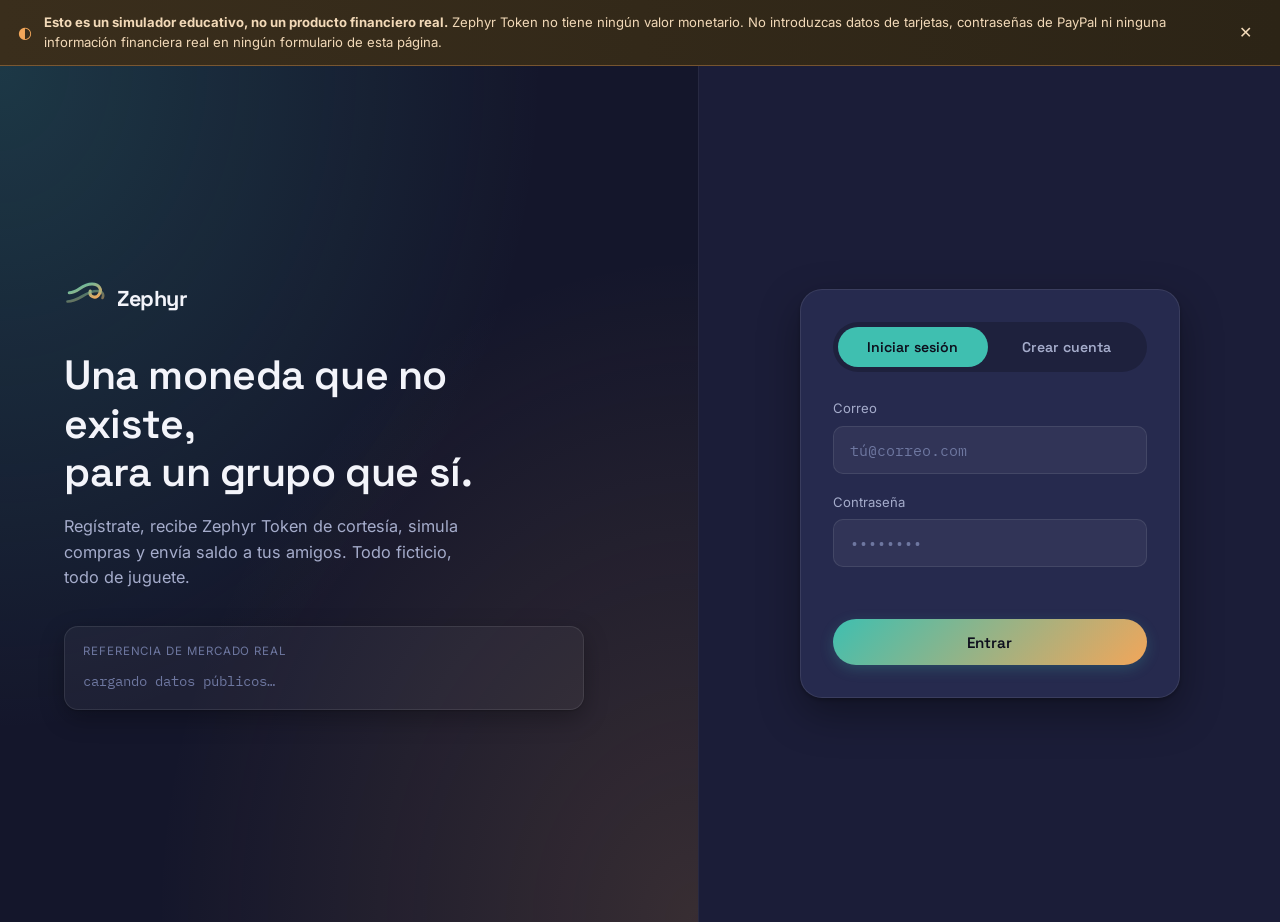
<file: index.html>
<!DOCTYPE html>
<html lang="es">
<head>
<meta charset="UTF-8">
<meta name="viewport" content="width=device-width, initial-scale=1.0, viewport-fit=cover">
<title>Zephyr — Simulador de wallet</title>
<meta name="description" content="Simulador educativo de una wallet de criptomoneda ficticia (Zephyr Token). No es un producto financiero real.">

<link rel="preconnect" href="https://fonts.googleapis.com">
<link rel="preconnect" href="https://fonts.gstatic.com" crossorigin>
<link href="https://fonts.googleapis.com/css2?family=Space+Grotesk:wght@400;500;600;700&family=Inter:wght@400;500;600;700&family=IBM+Plex+Mono:wght@400;500;600&display=swap" rel="stylesheet">
<link rel="stylesheet" href="css/style.css?v=2">
</head>
<body>

<!-- ======================= DISCLAIMER BANNER ======================= -->
<div class="disclaimer-banner" id="disclaimerBanner">
  <span class="disclaimer-icon" aria-hidden="true">◐</span>
  <p><strong>Esto es un simulador educativo, no un producto financiero real.</strong>
  Zephyr Token no tiene ningún valor monetario. No introduzcas datos de tarjetas, contraseñas de PayPal ni ninguna información financiera real en ningún formulario de esta página.</p>
  <button id="closeDisclaimer" aria-label="Cerrar aviso">✕</button>
</div>

<!-- ======================= AUTH SCREEN ======================= -->
<main id="authScreen" class="auth-screen">
  <div class="auth-hero">
    <div class="gust-field" aria-hidden="true">
      <span class="gust-line l1"></span>
      <span class="gust-line l2"></span>
      <span class="gust-line l3"></span>
    </div>
    <div class="auth-hero-content">
      <div class="logo-mark" aria-hidden="true">
        <svg viewBox="0 0 48 48" width="42" height="42">
          <path d="M6 18 C 16 18, 20 8, 32 8 C 40 8, 44 14, 40 20 C 36 26, 28 22, 30 16"
                fill="none" stroke="url(#gustGrad)" stroke-width="3.5" stroke-linecap="round"/>
          <path d="M4 28 C 18 28, 24 16, 38 16 C 44 16, 46 20, 44 24"
                fill="none" stroke="url(#gustGrad)" stroke-width="3" stroke-linecap="round" opacity="0.55"/>
          <defs>
            <linearGradient id="gustGrad" x1="0" y1="0" x2="1" y2="1">
              <stop offset="0%" stop-color="#3FBFB0"/>
              <stop offset="100%" stop-color="#F2A65A"/>
            </linearGradient>
          </defs>
        </svg>
        <span class="logo-word">Zephyr</span>
      </div>
      <h1>Una moneda que no existe,<br>para un grupo que sí.</h1>
      <p class="auth-hero-sub">Regístrate, recibe Zephyr Token de cortesía, simula compras y envía saldo a tus amigos. Todo ficticio, todo de juguete.</p>

      <div class="market-ticker" id="marketTicker" aria-label="Precios reales de mercado, solo como referencia">
        <span class="ticker-label">Referencia de mercado real</span>
        <div class="ticker-row" id="tickerRow">
          <span class="ticker-item muted">cargando datos públicos…</span>
        </div>
      </div>
    </div>
  </div>

  <div class="auth-card-wrap">
    <div class="auth-card">
      <div class="auth-tabs" role="tablist">
        <button class="auth-tab active" id="tabLogin" role="tab" aria-selected="true">Iniciar sesión</button>
        <button class="auth-tab" id="tabRegister" role="tab" aria-selected="false">Crear cuenta</button>
      </div>

      <!-- LOGIN -->
      <form id="loginForm" class="auth-form" autocomplete="on">
        <label>Correo
          <input type="email" id="loginEmail" required autocomplete="email" placeholder="tú@correo.com">
        </label>
        <label>Contraseña
          <input type="password" id="loginPassword" required autocomplete="current-password" minlength="6" placeholder="••••••••">
        </label>
        <p class="form-error" id="loginError" role="alert"></p>
        <button type="submit" class="btn btn-primary btn-block">Entrar</button>
      </form>

      <!-- REGISTER -->
      <form id="registerForm" class="auth-form hidden" autocomplete="on">
        <label>Nombre de usuario
          <input type="text" id="registerUsername" required minlength="3" maxlength="20" pattern="[A-Za-z0-9_]+" placeholder="ej. carlos_wind">
        </label>
        <label>Correo
          <input type="email" id="registerEmail" required autocomplete="email" placeholder="tú@correo.com">
        </label>
        <label>Contraseña
          <input type="password" id="registerPassword" required autocomplete="new-password" minlength="6" placeholder="Mínimo 6 caracteres">
        </label>
        <div class="g-recaptcha-wrap">
          <div class="g-recaptcha" data-sitekey="6LegakgtAAAAAMU8YFsMc4UAAzr5-aHu5Zn1YFpp" data-callback="onRecaptchaRegister"></div>
        </div>
        <p class="form-error" id="registerError" role="alert"></p>
        <button type="submit" class="btn btn-primary btn-block" id="registerSubmitBtn" disabled>Crear cuenta</button>
        <p class="form-hint">El botón se activa al completar el reCAPTCHA.</p>
      </form>
    </div>
  </div>
</main>

<!-- ======================= APP SHELL (post-login) ======================= -->
<div id="appShell" class="app-shell hidden">

  <header class="app-header">
    <div class="logo-mark small" aria-hidden="true">
      <svg viewBox="0 0 48 48" width="28" height="28">
        <path d="M6 18 C 16 18, 20 8, 32 8 C 40 8, 44 14, 40 20 C 36 26, 28 22, 30 16"
              fill="none" stroke="url(#gustGrad2)" stroke-width="4" stroke-linecap="round"/>
        <defs>
          <linearGradient id="gustGrad2" x1="0" y1="0" x2="1" y2="1">
            <stop offset="0%" stop-color="#3FBFB0"/>
            <stop offset="100%" stop-color="#F2A65A"/>
          </linearGradient>
        </defs>
      </svg>
      <span class="logo-word">Zephyr</span>
    </div>

    <nav class="app-nav">
      <button class="nav-btn active" data-view="dashboard">Wallet</button>
      <button class="nav-btn" data-view="market">Mercado</button>
      <button class="nav-btn hidden" id="navAdmin" data-view="admin">Panel Zephyr</button>
    </nav>

    <div class="header-right">
      <span class="balance-chip" id="headerBalance">— ZFT</span>
      <button class="user-menu-btn" id="userMenuBtn" aria-haspopup="true">
        <span id="headerUsername">usuario</span>
        <span class="chevron">▾</span>
      </button>
      <div class="user-menu" id="userMenu">
        <button id="logoutBtn">Cerrar sesión</button>
      </div>
    </div>
  </header>

  <!-- ---------------- DASHBOARD VIEW ---------------- -->
  <section class="view active" id="view-dashboard">
    <div class="balance-hero">
      <div class="gust-sweep" aria-hidden="true"></div>
      <span class="balance-label">Tu saldo</span>
      <div class="balance-value"><span id="balanceNumber">0</span><span class="balance-unit">ZFT</span></div>
      <span class="balance-note">Zephyr Token — moneda ficticia sin valor real</span>
      <div class="balance-actions">
        <button class="btn btn-primary" id="openBuyModal">Comprar Zephyr</button>
        <button class="btn btn-ghost" id="openTransferModal">Transferir</button>
      </div>
    </div>

    <div class="dashboard-grid">
      <div class="panel ledger-panel">
        <div class="panel-head">
          <h2>Historial</h2>
          <span class="panel-sub">Movimientos de tu cartera</span>
        </div>
        <div class="ledger-list" id="ledgerList">
          <p class="empty-state">Aún no tienes movimientos. Compra o recibe Zephyr para ver tu historial aquí.</p>
        </div>
      </div>

      <div class="panel market-panel">
        <div class="panel-head">
          <h2>Referencia real</h2>
          <span class="panel-sub">Datos públicos, no afectan tu saldo</span>
        </div>
        <div class="market-cards" id="marketCardsDashboard">
          <div class="market-card skeleton">cargando…</div>
        </div>
      </div>
    </div>
  </section>

  <!-- ---------------- MARKET VIEW ---------------- -->
  <section class="view" id="view-market">
    <div class="panel">
      <div class="panel-head">
        <h2>Mercado real (referencia informativa)</h2>
        <span class="panel-sub">Precios públicos de bitcoin y ethereum. Zephyr Token es independiente de estos valores.</span>
      </div>
      <div class="market-cards large" id="marketCardsFull">
        <div class="market-card skeleton">cargando…</div>
      </div>
    </div>
  </section>

  <!-- ---------------- ADMIN VIEW ---------------- -->
  <section class="view" id="view-admin">
    <div class="panel">
      <div class="panel-head">
        <h2>Panel Zephyr</h2>
        <span class="panel-sub">Visible solo para tu cuenta de administrador</span>
      </div>

      <div class="admin-grant">
        <h3>Otorgar saldo</h3>
        <form id="adminGrantForm" class="admin-form">
          <label>Usuario destino
            <input type="text" id="grantUsername" placeholder="nombre de usuario" required>
          </label>
          <label>Cantidad (ZFT)
            <input type="number" id="grantAmount" min="1" step="1" required placeholder="ej. 500">
          </label>
          <button type="submit" class="btn btn-primary">Otorgar</button>
        </form>
        <p class="form-error" id="adminGrantError" role="alert"></p>
        <p class="form-success" id="adminGrantSuccess" role="status"></p>
      </div>

      <div class="admin-users">
        <h3>Usuarios registrados</h3>
        <div class="user-table" id="adminUserTable">
          <p class="empty-state">Cargando usuarios…</p>
        </div>
      </div>

      <div class="admin-methods">
        <h3>Métodos de pago simulados</h3>
        <p class="panel-sub">Estos son los métodos ficticios que aparecen en el modal de compra.</p>
        <form id="adminMethodForm" class="admin-form">
          <label>Nombre del método
            <input type="text" id="methodName" placeholder="ej. Tarjeta simulada" required>
          </label>
          <button type="submit" class="btn btn-secondary">Añadir método</button>
        </form>
        <div class="method-list" id="adminMethodList"></div>
      </div>
    </div>
  </section>
</div>

<!-- ======================= BUY MODAL ======================= -->
<div class="modal-overlay hidden" id="buyModalOverlay">
  <div class="modal" role="dialog" aria-modal="true" aria-labelledby="buyModalTitle">
    <button class="modal-close" data-close-modal="buy">✕</button>
    <h2 id="buyModalTitle">Comprar Zephyr Token</h2>
    <p class="modal-warning">⚠ Simulación. No introduzcas datos financieros reales en ningún campo de esta ventana.</p>

    <div class="buy-steps" id="buyStep1">
      <label class="field-label">Cantidad a comprar (ZFT)</label>
      <input type="number" id="buyAmount" min="1" step="1" value="100">

      <label class="field-label">Método de pago simulado</label>
      <div class="payment-methods" id="paymentMethodPicker">
        <!-- populated by JS -->
      </div>

      <div id="fakeCardFields" class="fake-payment-fields hidden">
        <label>Número de tarjeta (ficticio)
          <input type="text" id="fakeCardNumber" placeholder="4242 4242 4242 4242" maxlength="19">
        </label>
        <div class="field-row">
          <label>Vence
            <input type="text" id="fakeCardExpiry" placeholder="MM/AA" maxlength="5">
          </label>
          <label>CVV
            <input type="text" id="fakeCardCvv" placeholder="123" maxlength="4">
          </label>
        </div>
      </div>

      <div id="fakePaypalFields" class="fake-payment-fields hidden">
        <label>Correo de la cuenta (ficticio)
          <input type="email" id="fakePaypalEmail" placeholder="nombre@ejemplo.com">
        </label>
        <p class="form-hint">Esto no se conecta a PayPal real. Es solo una pantalla de ejemplo.</p>
      </div>

      <p class="form-error" id="buyError" role="alert"></p>
      <button class="btn btn-primary btn-block" id="confirmBuyBtn">Simular compra</button>
    </div>
  </div>
</div>

<!-- ======================= TRANSFER MODAL ======================= -->
<div class="modal-overlay hidden" id="transferModalOverlay">
  <div class="modal" role="dialog" aria-modal="true" aria-labelledby="transferModalTitle">
    <button class="modal-close" data-close-modal="transfer">✕</button>
    <h2 id="transferModalTitle">Transferir Zephyr</h2>

    <label class="field-label">Usuario destinatario</label>
    <input type="text" id="transferUsername" placeholder="nombre de usuario">

    <label class="field-label">Cantidad (ZFT)</label>
    <input type="number" id="transferAmount" min="1" step="1">

    <p class="form-error" id="transferError" role="alert"></p>
    <p class="form-success" id="transferSuccess" role="status"></p>
    <button class="btn btn-primary btn-block" id="confirmTransferBtn">Enviar Zephyr</button>
  </div>
</div>

<!-- ======================= SCRIPTS ======================= -->
<script src="https://www.google.com/recaptcha/api.js" async defer></script>

<script type="module">

import { initializeApp } from "https://www.gstatic.com/firebasejs/10.12.2/firebase-app.js";
import { getAuth, createUserWithEmailAndPassword, signInWithEmailAndPassword, signOut, onAuthStateChanged } from "https://www.gstatic.com/firebasejs/10.12.2/firebase-auth.js";
import { getFirestore, doc, getDoc, setDoc, updateDoc, onSnapshot, collection, query, where, getDocs, addDoc, serverTimestamp, orderBy, limit } from "https://www.gstatic.com/firebasejs/10.12.2/firebase-firestore.js";

const firebaseConfig = {
  apiKey: "AIzaSyAW1dR6J24tGhaxlYfrfgPUFbqO5pLd8E0",
  authDomain: "zephyr-token.firebaseapp.com",
  projectId: "zephyr-token",
  storageBucket: "zephyr-token.firebasestorage.app",
  messagingSenderId: "699262176178",
  appId: "1:699262176178:web:b7b992c81c7faf9d9fb2ab"
};

const app = initializeApp(firebaseConfig);
const auth = getAuth(app);
const db = getFirestore(app);

const marker = document.createElement("div");
marker.style.cssText = "position:fixed; bottom:0; left:0; right:0; max-height:40vh; overflow-y:auto; background:#111; color:#5FD79A; text-align:left; padding:14px; font-family:monospace; font-size:12px; z-index:99999; white-space:pre-wrap;";
marker.textContent = "Zephyr cargando...\n";
document.body.appendChild(marker);
function log(msg) { marker.textContent += msg + "\n"; }

const $ = (id) => document.getElementById(id);
const fmt = (n) => Number(n ?? 0).toLocaleString("es-ES");
let currentUser = null;
let currentProfile = null;
let recaptchaOk = { register: false };

$("closeDisclaimer").addEventListener("click", () => $("disclaimerBanner").classList.add("hidden"));

$("tabLogin").addEventListener("click", () => {
  $("tabLogin").classList.add("active");
  $("tabRegister").classList.remove("active");
  $("loginForm").classList.remove("hidden");
  $("registerForm").classList.add("hidden");
});
$("tabRegister").addEventListener("click", () => {
  $("tabRegister").classList.add("active");
  $("tabLogin").classList.remove("active");
  $("registerForm").classList.remove("hidden");
  $("loginForm").classList.add("hidden");
});

window.onRecaptchaRegister = () => { recaptchaOk.register = true; $("registerSubmitBtn").disabled = false; };

$("registerForm").addEventListener("submit", async (e) => {
  e.preventDefault();
  log("Submit de registro capturado.");
  const username = $("registerUsername").value.trim();
  const email = $("registerEmail").value.trim();
  const password = $("registerPassword").value;
  const usernameLower = username.toLowerCase();
  try {
    const usernameSnap = await getDoc(doc(db, "usernames", usernameLower));
    if (usernameSnap.exists()) { log("Usuario ya existe"); $("registerError").textContent = "Ese nombre de usuario ya está en uso."; return; }
    const cred = await createUserWithEmailAndPassword(auth, email, password);
    await setDoc(doc(db, "usernames", usernameLower), { uid: cred.user.uid });
    await setDoc(doc(db, "users", cred.user.uid), {
      username, usernameLower, email, balance: 100, isAdmin: false, createdAt: serverTimestamp()
    });
    await addDoc(collection(db, "users", cred.user.uid, "transactions"), {
      type: "bonus", amount: 100, note: "Regalo de bienvenida", createdAt: serverTimestamp()
    });
    log("Registro OK");
  } catch (err) {
    log("ERROR registro: " + err.message);
    $("registerError").textContent = traduceErrorFirebase(err);
  }
});

$("loginForm").addEventListener("submit", async (e) => {
  e.preventDefault();
  log("Submit del login capturado.");
  const email = $("loginEmail").value.trim();
  const password = $("loginPassword").value;
  try {
    await signInWithEmailAndPassword(auth, email, password);
    log("Login OK");
  } catch (err) {
    log("ERROR login: " + err.message);
    $("loginError").textContent = traduceErrorFirebase(err);
  }
});

$("logoutBtn").addEventListener("click", () => signOut(auth));

function traduceErrorFirebase(err) {
  const code = err?.code || "";
  if (code.includes("email-already-in-use")) return "Ese correo ya tiene una cuenta.";
  if (code.includes("invalid-email")) return "Correo no válido.";
  if (code.includes("weak-password")) return "La contraseña es demasiado corta.";
  if (code.includes("user-not-found") || code.includes("wrong-password") || code.includes("invalid-credential")) return "Correo o contraseña incorrectos.";
  return "Ocurrió un error. Inténtalo de nuevo.";
}

function showAuthScreen() {
  $("authScreen").classList.remove("hidden");
  $("appShell").classList.add("hidden");
}
function showAppShell() {
  $("authScreen").classList.add("hidden");
  $("appShell").classList.remove("hidden");
}

onAuthStateChanged(auth, async (user) => {
  currentUser = user;
  if (!user) { log("Sin sesión."); showAuthScreen(); return; }
  log("Sesión: " + user.email);
  showAppShell();
  onSnapshot(doc(db, "users", user.uid), (snap) => {
    if (!snap.exists()) { log("Doc no existe"); return; }
    currentProfile = snap.data();
    renderProfile();
  }, (err) => log("ERROR firestore: " + err.message));

  const txQuery = query(collection(db, "users", user.uid, "transactions"), orderBy("createdAt", "desc"), limit(25));
  onSnapshot(txQuery, (snap) => renderLedger(snap.docs.map(d => d.data())));
});

function renderProfile() {
  if (!currentProfile) return;
  $("headerBalance").textContent = fmt(currentProfile.balance) + " ZFT";
  $("headerUsername").textContent = currentProfile.username;
  $("balanceNumber").textContent = fmt(currentProfile.balance);
  $("navAdmin").classList.toggle("hidden", !currentProfile.isAdmin);
  log("renderProfile OK. isAdmin=" + currentProfile.isAdmin);
}

function renderLedger(txs) {
  const list = $("ledgerList");
  if (!txs.length) {
    list.innerHTML = '<p class="empty-state">Aún no tienes movimientos. Compra o recibe Zephyr para ver tu historial aquí.</p>';
    return;
  }
  list.innerHTML = txs.map(tx => {
    const isIn = tx.amount >= 0;
    const label = {
      bonus: "Regalo de bienvenida",
      buy: "Compra simulada (" + (tx.method || "método simulado") + ")",
      transfer_in: "Recibido de " + (tx.from || "alguien"),
      transfer_out: "Enviado a " + (tx.to || "alguien"),
      admin_grant: "Otorgado por administración"
    }[tx.type] || tx.type;
    const when = tx.createdAt && tx.createdAt.toDate ? tx.createdAt.toDate().toLocaleString("es-ES") : "…";
    return '<div class="ledger-row"><span class="ledger-icon ' + (isIn ? "in" : "out") + '">' + (isIn ? "↓" : "↑") + '</span><div class="ledger-main"><div class="ledger-title">' + label + '</div><div class="ledger-meta">' + when + '</div></div><span class="ledger-amount ' + (isIn ? "in" : "out") + '">' + (isIn ? "+" : "") + fmt(tx.amount) + ' ZFT</span></div>';
  }).join("");
}

document.querySelectorAll(".nav-btn").forEach(btn => {
  btn.addEventListener("click", () => {
    document.querySelectorAll(".view").forEach(v => v.classList.remove("active"));
    document.querySelectorAll(".nav-btn").forEach(b => b.classList.remove("active"));
    $("view-" + btn.dataset.view).class
</file>
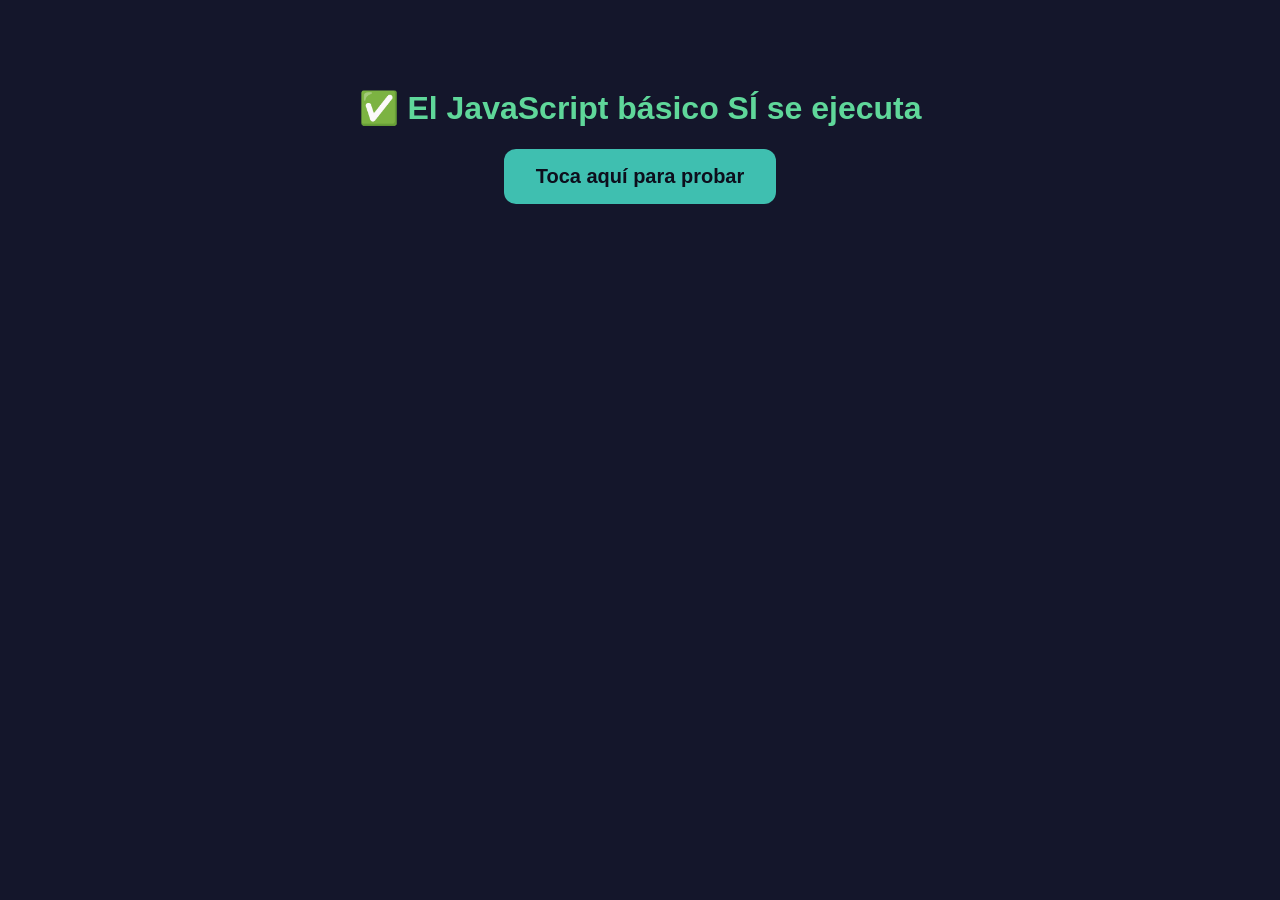
<file: test.html>
<!DOCTYPE html>
<html lang="es">
<head>
<meta charset="UTF-8">
<meta name="viewport" content="width=device-width, initial-scale=1.0">
<title>Prueba mínima</title>
</head>
<body style="font-family: sans-serif; text-align:center; padding:60px 20px; background:#14162B; color:white;">

<h1 id="result" style="color:#F17389;">❌ Si ves esto en rojo, el JavaScript NO se está ejecutando</h1>

<button id="testBtn" style="font-size:20px; padding:16px 32px; border-radius:12px; border:none; background:#3FBFB0; color:#0D0E1C; font-weight:bold;">
  Toca aquí para probar
</button>

<p id="clickResult" style="margin-top:20px; font-size:18px;"></p>

<script>
  document.getElementById('result').textContent = '✅ El JavaScript básico SÍ se ejecuta';
  document.getElementById('result').style.color = '#5FD79A';

  document.getElementById('testBtn').addEventListener('click', function() {
    document.getElementById('clickResult').textContent = '✅ El botón también funciona correctamente. Hora: ' + new Date().toLocaleTimeString();
  });
</script>

</body>
</html>
</file>
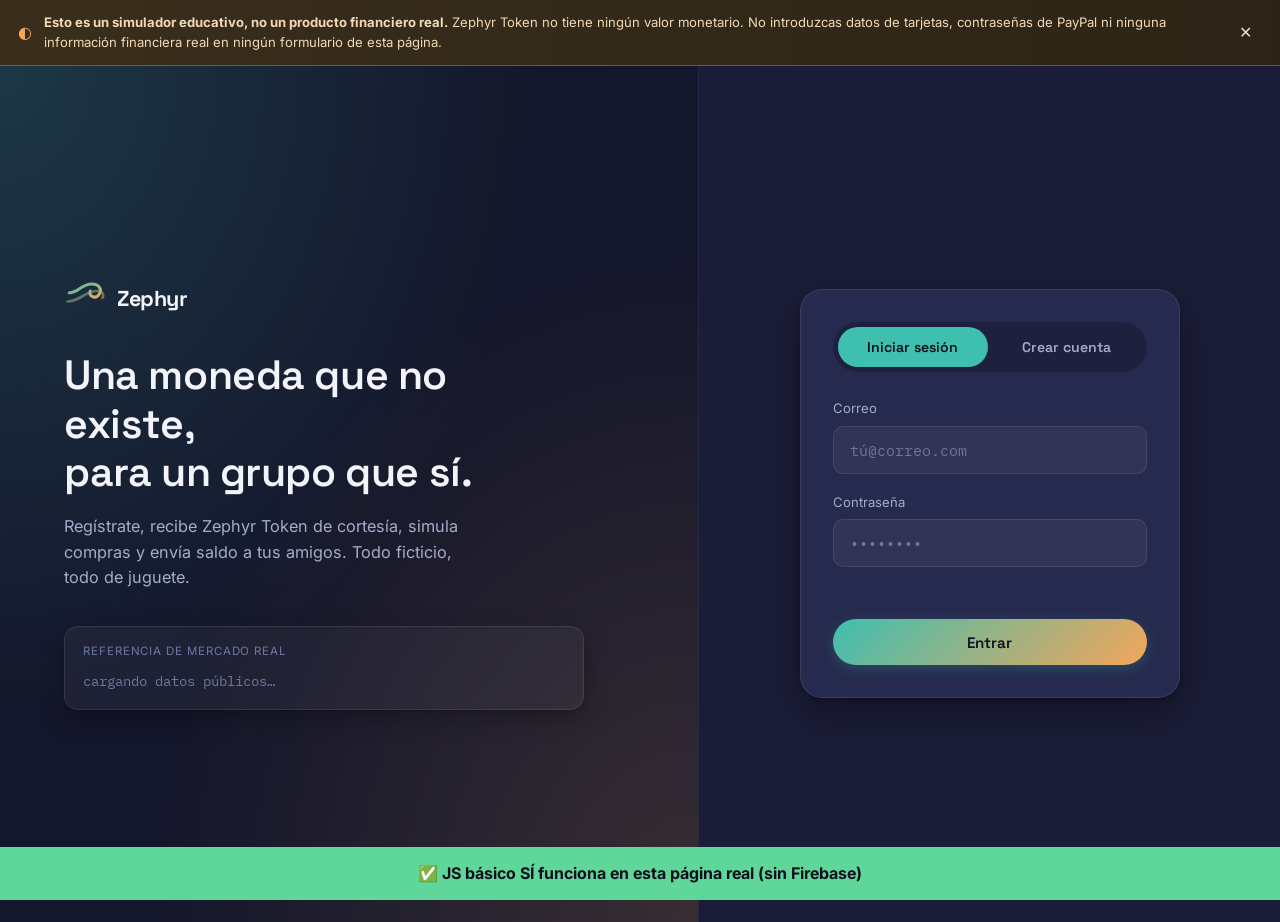
<file: test2.html>
<!DOCTYPE html>
<html lang="es">
<head>
<meta charset="UTF-8">
<meta name="viewport" content="width=device-width, initial-scale=1.0, viewport-fit=cover">
<title>Zephyr — Simulador de wallet</title>
<meta name="description" content="Simulador educativo de una wallet de criptomoneda ficticia (Zephyr Token). No es un producto financiero real.">

<link rel="preconnect" href="https://fonts.googleapis.com">
<link rel="preconnect" href="https://fonts.gstatic.com" crossorigin>
<link href="https://fonts.googleapis.com/css2?family=Space+Grotesk:wght@400;500;600;700&family=Inter:wght@400;500;600;700&family=IBM+Plex+Mono:wght@400;500;600&display=swap" rel="stylesheet">
<link rel="stylesheet" href="css/style.css?v=2">
</head>
<body>

<!-- ======================= DISCLAIMER BANNER ======================= -->
<div class="disclaimer-banner" id="disclaimerBanner">
  <span class="disclaimer-icon" aria-hidden="true">◐</span>
  <p><strong>Esto es un simulador educativo, no un producto financiero real.</strong>
  Zephyr Token no tiene ningún valor monetario. No introduzcas datos de tarjetas, contraseñas de PayPal ni ninguna información financiera real en ningún formulario de esta página.</p>
  <button id="closeDisclaimer" aria-label="Cerrar aviso">✕</button>
</div>

<!-- ======================= AUTH SCREEN ======================= -->
<main id="authScreen" class="auth-screen">
  <div class="auth-hero">
    <div class="gust-field" aria-hidden="true">
      <span class="gust-line l1"></span>
      <span class="gust-line l2"></span>
      <span class="gust-line l3"></span>
    </div>
    <div class="auth-hero-content">
      <div class="logo-mark" aria-hidden="true">
        <svg viewBox="0 0 48 48" width="42" height="42">
          <path d="M6 18 C 16 18, 20 8, 32 8 C 40 8, 44 14, 40 20 C 36 26, 28 22, 30 16"
                fill="none" stroke="url(#gustGrad)" stroke-width="3.5" stroke-linecap="round"/>
          <path d="M4 28 C 18 28, 24 16, 38 16 C 44 16, 46 20, 44 24"
                fill="none" stroke="url(#gustGrad)" stroke-width="3" stroke-linecap="round" opacity="0.55"/>
          <defs>
            <linearGradient id="gustGrad" x1="0" y1="0" x2="1" y2="1">
              <stop offset="0%" stop-color="#3FBFB0"/>
              <stop offset="100%" stop-color="#F2A65A"/>
            </linearGradient>
          </defs>
        </svg>
        <span class="logo-word">Zephyr</span>
      </div>
      <h1>Una moneda que no existe,<br>para un grupo que sí.</h1>
      <p class="auth-hero-sub">Regístrate, recibe Zephyr Token de cortesía, simula compras y envía saldo a tus amigos. Todo ficticio, todo de juguete.</p>

      <div class="market-ticker" id="marketTicker" aria-label="Precios reales de mercado, solo como referencia">
        <span class="ticker-label">Referencia de mercado real</span>
        <div class="ticker-row" id="tickerRow">
          <span class="ticker-item muted">cargando datos públicos…</span>
        </div>
      </div>
    </div>
  </div>

  <div class="auth-card-wrap">
    <div class="auth-card">
      <div class="auth-tabs" role="tablist">
        <button class="auth-tab active" id="tabLogin" role="tab" aria-selected="true">Iniciar sesión</button>
        <button class="auth-tab" id="tabRegister" role="tab" aria-selected="false">Crear cuenta</button>
      </div>

      <!-- LOGIN -->
      <form id="loginForm" class="auth-form" autocomplete="on">
        <label>Correo
          <input type="email" id="loginEmail" required autocomplete="email" placeholder="tú@correo.com">
        </label>
        <label>Contraseña
          <input type="password" id="loginPassword" required autocomplete="current-password" minlength="6" placeholder="••••••••">
        </label>
        <p class="form-error" id="loginError" role="alert"></p>
        <button type="submit" class="btn btn-primary btn-block">Entrar</button>
      </form>

      <!-- REGISTER -->
      <form id="registerForm" class="auth-form hidden" autocomplete="on">
        <label>Nombre de usuario
          <input type="text" id="registerUsername" required minlength="3" maxlength="20" pattern="[A-Za-z0-9_]+" placeholder="ej. carlos_wind">
        </label>
        <label>Correo
          <input type="email" id="registerEmail" required autocomplete="email" placeholder="tú@correo.com">
        </label>
        <label>Contraseña
          <input type="password" id="registerPassword" required autocomplete="new-password" minlength="6" placeholder="Mínimo 6 caracteres">
        </label>
        <div class="g-recaptcha-wrap">
          <div class="g-recaptcha" data-sitekey="YOUR_RECAPTCHA_SITE_KEY" data-callback="onRecaptchaRegister"></div>
        </div>
        <p class="form-error" id="registerError" role="alert"></p>
        <button type="submit" class="btn btn-primary btn-block" id="registerSubmitBtn" disabled>Crear cuenta</button>
        <p class="form-hint">El botón se activa al completar el reCAPTCHA.</p>
      </form>
    </div>
  </div>
</main>

<!-- ======================= APP SHELL (post-login) ======================= -->
<div id="appShell" class="app-shell hidden">

  <header class="app-header">
    <div class="logo-mark small" aria-hidden="true">
      <svg viewBox="0 0 48 48" width="28" height="28">
        <path d="M6 18 C 16 18, 20 8, 32 8 C 40 8, 44 14, 40 20 C 36 26, 28 22, 30 16"
              fill="none" stroke="url(#gustGrad2)" stroke-width="4" stroke-linecap="round"/>
        <defs>
          <linearGradient id="gustGrad2" x1="0" y1="0" x2="1" y2="1">
            <stop offset="0%" stop-color="#3FBFB0"/>
            <stop offset="100%" stop-color="#F2A65A"/>
          </linearGradient>
        </defs>
      </svg>
      <span class="logo-word">Zephyr</span>
    </div>

    <nav class="app-nav">
      <button class="nav-btn active" data-view="dashboard">Wallet</button>
      <button class="nav-btn" data-view="market">Mercado</button>
      <button class="nav-btn hidden" id="navAdmin" data-view="admin">Panel Zephyr</button>
    </nav>

    <div class="header-right">
      <span class="balance-chip" id="headerBalance">— ZFT</span>
      <button class="user-menu-btn" id="userMenuBtn" aria-haspopup="true">
        <span id="headerUsername">usuario</span>
        <span class="chevron">▾</span>
      </button>
      <div class="user-menu" id="userMenu">
        <button id="logoutBtn">Cerrar sesión</button>
      </div>
    </div>
  </header>

  <!-- ---------------- DASHBOARD VIEW ---------------- -->
  <section class="view active" id="view-dashboard">
    <div class="balance-hero">
      <div class="gust-sweep" aria-hidden="true"></div>
      <span class="balance-label">Tu saldo</span>
      <div class="balance-value"><span id="balanceNumber">0</span><span class="balance-unit">ZFT</span></div>
      <span class="balance-note">Zephyr Token — moneda ficticia sin valor real</span>
      <div class="balance-actions">
        <button class="btn btn-primary" id="openBuyModal">Comprar Zephyr</button>
        <button class="btn btn-ghost" id="openTransferModal">Transferir</button>
      </div>
    </div>

    <div class="dashboard-grid">
      <div class="panel ledger-panel">
        <div class="panel-head">
          <h2>Historial</h2>
          <span class="panel-sub">Movimientos de tu cartera</span>
        </div>
        <div class="ledger-list" id="ledgerList">
          <p class="empty-state">Aún no tienes movimientos. Compra o recibe Zephyr para ver tu historial aquí.</p>
        </div>
      </div>

      <div class="panel market-panel">
        <div class="panel-head">
          <h2>Referencia real</h2>
          <span class="panel-sub">Datos públicos, no afectan tu saldo</span>
        </div>
        <div class="market-cards" id="marketCardsDashboard">
          <div class="market-card skeleton">cargando…</div>
        </div>
      </div>
    </div>
  </section>

  <!-- ---------------- MARKET VIEW ---------------- -->
  <section class="view" id="view-market">
    <div class="panel">
      <div class="panel-head">
        <h2>Mercado real (referencia informativa)</h2>
        <span class="panel-sub">Precios públicos de bitcoin y ethereum. Zephyr Token es independiente de estos valores.</span>
      </div>
      <div class="market-cards large" id="marketCardsFull">
        <div class="market-card skeleton">cargando…</div>
      </div>
    </div>
  </section>

  <!-- ---------------- ADMIN VIEW ---------------- -->
  <section class="view" id="view-admin">
    <div class="panel">
      <div class="panel-head">
        <h2>Panel Zephyr</h2>
        <span class="panel-sub">Visible solo para tu cuenta de administrador</span>
      </div>

      <div class="admin-grant">
        <h3>Otorgar saldo</h3>
        <form id="adminGrantForm" class="admin-form">
          <label>Usuario destino
            <input type="text" id="grantUsername" placeholder="nombre de usuario" required>
          </label>
          <label>Cantidad (ZFT)
            <input type="number" id="grantAmount" min="1" step="1" required placeholder="ej. 500">
          </label>
          <button type="submit" class="btn btn-primary">Otorgar</button>
        </form>
        <p class="form-error" id="adminGrantError" role="alert"></p>
        <p class="form-success" id="adminGrantSuccess" role="status"></p>
      </div>

      <div class="admin-users">
        <h3>Usuarios registrados</h3>
        <div class="user-table" id="adminUserTable">
          <p class="empty-state">Cargando usuarios…</p>
        </div>
      </div>

      <div class="admin-methods">
        <h3>Métodos de pago simulados</h3>
        <p class="panel-sub">Estos son los métodos ficticios que aparecen en el modal de compra.</p>
        <form id="adminMethodForm" class="admin-form">
          <label>Nombre del método
            <input type="text" id="methodName" placeholder="ej. Tarjeta simulada" required>
          </label>
          <button type="submit" class="btn btn-secondary">Añadir método</button>
        </form>
        <div class="method-list" id="adminMethodList"></div>
      </div>
    </div>
  </section>
</div>

<!-- ======================= BUY MODAL ======================= -->
<div class="modal-overlay hidden" id="buyModalOverlay">
  <div class="modal" role="dialog" aria-modal="true" aria-labelledby="buyModalTitle">
    <button class="modal-close" data-close-modal="buy">✕</button>
    <h2 id="buyModalTitle">Comprar Zephyr Token</h2>
    <p class="modal-warning">⚠ Simulación. No introduzcas datos financieros reales en ningún campo de esta ventana.</p>

    <div class="buy-steps" id="buyStep1">
      <label class="field-label">Cantidad a comprar (ZFT)</label>
      <input type="number" id="buyAmount" min="1" step="1" value="100">

      <label class="field-label">Método de pago simulado</label>
      <div class="payment-methods" id="paymentMethodPicker">
        <!-- populated by JS -->
      </div>

      <div id="fakeCardFields" class="fake-payment-fields hidden">
        <label>Número de tarjeta (ficticio)
          <input type="text" id="fakeCardNumber" placeholder="4242 4242 4242 4242" maxlength="19">
        </label>
        <div class="field-row">
          <label>Vence
            <input type="text" id="fakeCardExpiry" placeholder="MM/AA" maxlength="5">
          </label>
          <label>CVV
            <input type="text" id="fakeCardCvv" placeholder="123" maxlength="4">
          </label>
        </div>
      </div>

      <div id="fakePaypalFields" class="fake-payment-fields hidden">
        <label>Correo de la cuenta (ficticio)
          <input type="email" id="fakePaypalEmail" placeholder="nombre@ejemplo.com">
        </label>
        <p class="form-hint">Esto no se conecta a PayPal real. Es solo una pantalla de ejemplo.</p>
      </div>

      <div class="g-recaptcha-wrap">
        <div class="g-recaptcha" data-sitekey="YOUR_RECAPTCHA_SITE_KEY" data-callback="onRecaptchaBuy"></div>
      </div>

      <p class="form-error" id="buyError" role="alert"></p>
      <button class="btn btn-primary btn-block" id="confirmBuyBtn" disabled>Simular compra</button>
    </div>
  </div>
</div>

<!-- ======================= TRANSFER MODAL ======================= -->
<div class="modal-overlay hidden" id="transferModalOverlay">
  <div class="modal" role="dialog" aria-modal="true" aria-labelledby="transferModalTitle">
    <button class="modal-close" data-close-modal="transfer">✕</button>
    <h2 id="transferModalTitle">Transferir Zephyr</h2>

    <label class="field-label">Usuario destinatario</label>
    <input type="text" id="transferUsername" placeholder="nombre de usuario">

    <label class="field-label">Cantidad (ZFT)</label>
    <input type="number" id="transferAmount" min="1" step="1">

    <div class="g-recaptcha-wrap">
      <div class="g-recaptcha" data-sitekey="YOUR_RECAPTCHA_SITE_KEY" data-callback="onRecaptchaTransfer"></div>
    </div>

    <p class="form-error" id="transferError" role="alert"></p>
    <p class="form-success" id="transferSuccess" role="status"></p>
    <button class="btn btn-primary btn-block" id="confirmTransferBtn" disabled>Enviar Zephyr</button>
  </div>
</div>

<!-- ======================= SCRIPTS DE PRUEBA (sin Firebase) ======================= -->
<script>
  document.getElementById("closeDisclaimer").addEventListener("click", () => {
    document.getElementById("disclaimerBanner").classList.add("hidden");
  });

  const marker = document.createElement("div");
  marker.style.cssText = "position:fixed; bottom:0; left:0; right:0; background:#5FD79A; color:#0D0E1C; text-align:center; padding:14px; font-weight:bold; z-index:99999;";
  marker.textContent = "✅ JS básico SÍ funciona en esta página real (sin Firebase)";
  document.body.appendChild(marker);
</script>
</body>
</html>
</file>
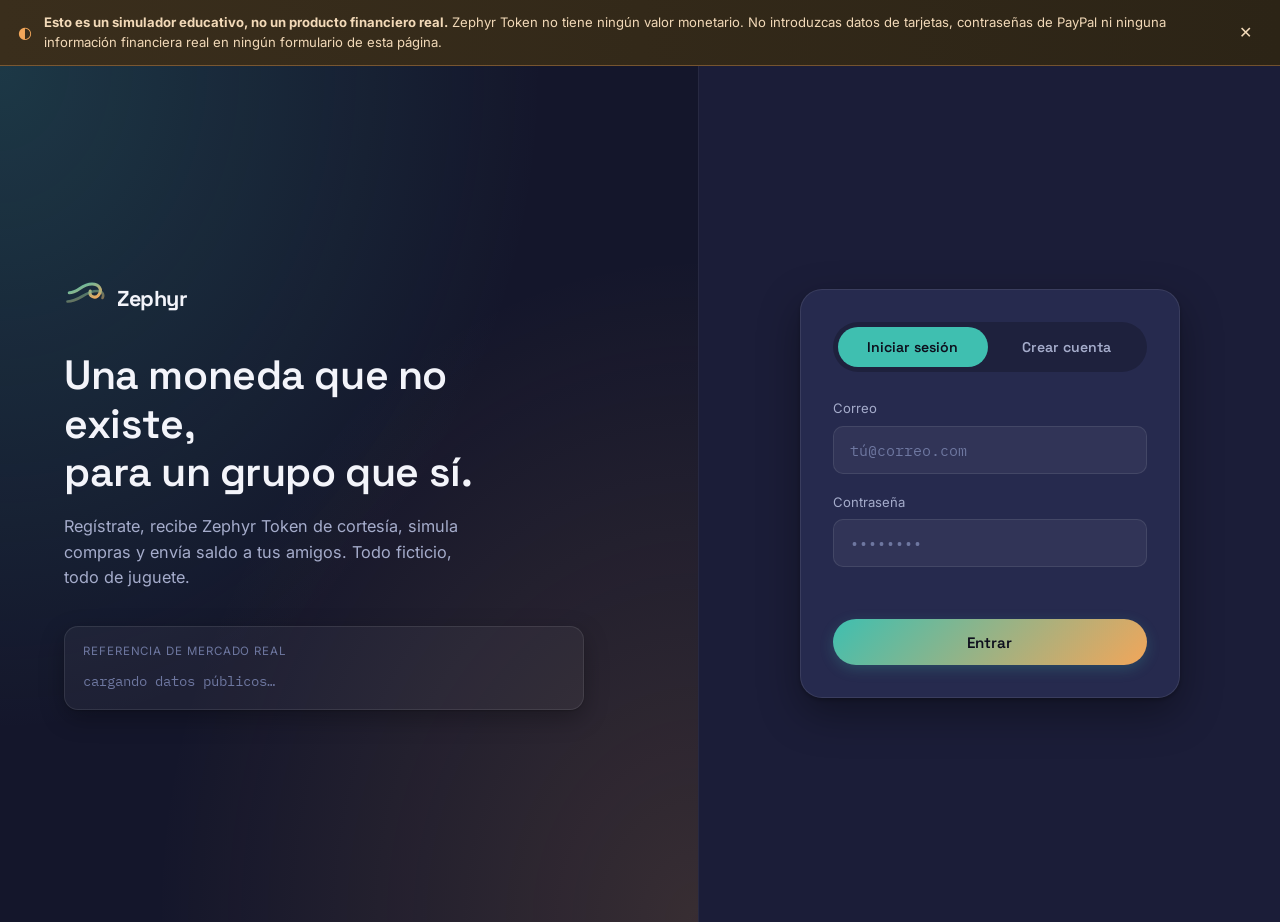
<file: test5.html>
<!DOCTYPE html>
<html lang="es">
<head>
<meta charset="UTF-8">
<meta name="viewport" content="width=device-width, initial-scale=1.0, viewport-fit=cover">
<title>Zephyr — Simulador de wallet</title>
<meta name="description" content="Simulador educativo de una wallet de criptomoneda ficticia (Zephyr Token). No es un producto financiero real.">

<link rel="preconnect" href="https://fonts.googleapis.com">
<link rel="preconnect" href="https://fonts.gstatic.com" crossorigin>
<link href="https://fonts.googleapis.com/css2?family=Space+Grotesk:wght@400;500;600;700&family=Inter:wght@400;500;600;700&family=IBM+Plex+Mono:wght@400;500;600&display=swap" rel="stylesheet">
<link rel="stylesheet" href="css/style.css?v=2">
</head>
<body>

<!-- ======================= DISCLAIMER BANNER ======================= -->
<div class="disclaimer-banner" id="disclaimerBanner">
  <span class="disclaimer-icon" aria-hidden="true">◐</span>
  <p><strong>Esto es un simulador educativo, no un producto financiero real.</strong>
  Zephyr Token no tiene ningún valor monetario. No introduzcas datos de tarjetas, contraseñas de PayPal ni ninguna información financiera real en ningún formulario de esta página.</p>
  <button id="closeDisclaimer" aria-label="Cerrar aviso">✕</button>
</div>

<!-- ======================= AUTH SCREEN ======================= -->
<main id="authScreen" class="auth-screen">
  <div class="auth-hero">
    <div class="gust-field" aria-hidden="true">
      <span class="gust-line l1"></span>
      <span class="gust-line l2"></span>
      <span class="gust-line l3"></span>
    </div>
    <div class="auth-hero-content">
      <div class="logo-mark" aria-hidden="true">
        <svg viewBox="0 0 48 48" width="42" height="42">
          <path d="M6 18 C 16 18, 20 8, 32 8 C 40 8, 44 14, 40 20 C 36 26, 28 22, 30 16"
                fill="none" stroke="url(#gustGrad)" stroke-width="3.5" stroke-linecap="round"/>
          <path d="M4 28 C 18 28, 24 16, 38 16 C 44 16, 46 20, 44 24"
                fill="none" stroke="url(#gustGrad)" stroke-width="3" stroke-linecap="round" opacity="0.55"/>
          <defs>
            <linearGradient id="gustGrad" x1="0" y1="0" x2="1" y2="1">
              <stop offset="0%" stop-color="#3FBFB0"/>
              <stop offset="100%" stop-color="#F2A65A"/>
            </linearGradient>
          </defs>
        </svg>
        <span class="logo-word">Zephyr</span>
      </div>
      <h1>Una moneda que no existe,<br>para un grupo que sí.</h1>
      <p class="auth-hero-sub">Regístrate, recibe Zephyr Token de cortesía, simula compras y envía saldo a tus amigos. Todo ficticio, todo de juguete.</p>

      <div class="market-ticker" id="marketTicker" aria-label="Precios reales de mercado, solo como referencia">
        <span class="ticker-label">Referencia de mercado real</span>
        <div class="ticker-row" id="tickerRow">
          <span class="ticker-item muted">cargando datos públicos…</span>
        </div>
      </div>
    </div>
  </div>

  <div class="auth-card-wrap">
    <div class="auth-card">
      <div class="auth-tabs" role="tablist">
        <button class="auth-tab active" id="tabLogin" role="tab" aria-selected="true">Iniciar sesión</button>
        <button class="auth-tab" id="tabRegister" role="tab" aria-selected="false">Crear cuenta</button>
      </div>

      <!-- LOGIN -->
      <form id="loginForm" class="auth-form" autocomplete="on">
        <label>Correo
          <input type="email" id="loginEmail" required autocomplete="email" placeholder="tú@correo.com">
        </label>
        <label>Contraseña
          <input type="password" id="loginPassword" required autocomplete="current-password" minlength="6" placeholder="••••••••">
        </label>
        <p class="form-error" id="loginError" role="alert"></p>
        <button type="submit" class="btn btn-primary btn-block">Entrar</button>
      </form>

      <!-- REGISTER -->
      <form id="registerForm" class="auth-form hidden" autocomplete="on">
        <label>Nombre de usuario
          <input type="text" id="registerUsername" required minlength="3" maxlength="20" pattern="[A-Za-z0-9_]+" placeholder="ej. carlos_wind">
        </label>
        <label>Correo
          <input type="email" id="registerEmail" required autocomplete="email" placeholder="tú@correo.com">
        </label>
        <label>Contraseña
          <input type="password" id="registerPassword" required autocomplete="new-password" minlength="6" placeholder="Mínimo 6 caracteres">
        </label>
        <div class="g-recaptcha-wrap">
          <div class="g-recaptcha" data-sitekey="YOUR_RECAPTCHA_SITE_KEY" data-callback="onRecaptchaRegister"></div>
        </div>
        <p class="form-error" id="registerError" role="alert"></p>
        <button type="submit" class="btn btn-primary btn-block" id="registerSubmitBtn" disabled>Crear cuenta</button>
        <p class="form-hint">El botón se activa al completar el reCAPTCHA.</p>
      </form>
    </div>
  </div>
</main>

<!-- ======================= APP SHELL (post-login) ======================= -->
<div id="appShell" class="app-shell hidden">

  <header class="app-header">
    <div class="logo-mark small" aria-hidden="true">
      <svg viewBox="0 0 48 48" width="28" height="28">
        <path d="M6 18 C 16 18, 20 8, 32 8 C 40 8, 44 14, 40 20 C 36 26, 28 22, 30 16"
              fill="none" stroke="url(#gustGrad2)" stroke-width="4" stroke-linecap="round"/>
        <defs>
          <linearGradient id="gustGrad2" x1="0" y1="0" x2="1" y2="1">
            <stop offset="0%" stop-color="#3FBFB0"/>
            <stop offset="100%" stop-color="#F2A65A"/>
          </linearGradient>
        </defs>
      </svg>
      <span class="logo-word">Zephyr</span>
    </div>

    <nav class="app-nav">
      <button class="nav-btn active" data-view="dashboard">Wallet</button>
      <button class="nav-btn" data-view="market">Mercado</button>
      <button class="nav-btn hidden" id="navAdmin" data-view="admin">Panel Zephyr</button>
    </nav>

    <div class="header-right">
      <span class="balance-chip" id="headerBalance">— ZFT</span>
      <button class="user-menu-btn" id="userMenuBtn" aria-haspopup="true">
        <span id="headerUsername">usuario</span>
        <span class="chevron">▾</span>
      </button>
      <div class="user-menu" id="userMenu">
        <button id="logoutBtn">Cerrar sesión</button>
      </div>
    </div>
  </header>

  <!-- ---------------- DASHBOARD VIEW ---------------- -->
  <section class="view active" id="view-dashboard">
    <div class="balance-hero">
      <div class="gust-sweep" aria-hidden="true"></div>
      <span class="balance-label">Tu saldo</span>
      <div class="balance-value"><span id="balanceNumber">0</span><span class="balance-unit">ZFT</span></div>
      <span class="balance-note">Zephyr Token — moneda ficticia sin valor real</span>
      <div class="balance-actions">
        <button class="btn btn-primary" id="openBuyModal">Comprar Zephyr</button>
        <button class="btn btn-ghost" id="openTransferModal">Transferir</button>
      </div>
    </div>

    <div class="dashboard-grid">
      <div class="panel ledger-panel">
        <div class="panel-head">
          <h2>Historial</h2>
          <span class="panel-sub">Movimientos de tu cartera</span>
        </div>
        <div class="ledger-list" id="ledgerList">
          <p class="empty-state">Aún no tienes movimientos. Compra o recibe Zephyr para ver tu historial aquí.</p>
        </div>
      </div>

      <div class="panel market-panel">
        <div class="panel-head">
          <h2>Referencia real</h2>
          <span class="panel-sub">Datos públicos, no afectan tu saldo</span>
        </div>
        <div class="market-cards" id="marketCardsDashboard">
          <div class="market-card skeleton">cargando…</div>
        </div>
      </div>
    </div>
  </section>

  <!-- ---------------- MARKET VIEW ---------------- -->
  <section class="view" id="view-market">
    <div class="panel">
      <div class="panel-head">
        <h2>Mercado real (referencia informativa)</h2>
        <span class="panel-sub">Precios públicos de bitcoin y ethereum. Zephyr Token es independiente de estos valores.</span>
      </div>
      <div class="market-cards large" id="marketCardsFull">
        <div class="market-card skeleton">cargando…</div>
      </div>
    </div>
  </section>

  <!-- ---------------- ADMIN VIEW ---------------- -->
  <section class="view" id="view-admin">
    <div class="panel">
      <div class="panel-head">
        <h2>Panel Zephyr</h2>
        <span class="panel-sub">Visible solo para tu cuenta de administrador</span>
      </div>

      <div class="admin-grant">
        <h3>Otorgar saldo</h3>
        <form id="adminGrantForm" class="admin-form">
          <label>Usuario destino
            <input type="text" id="grantUsername" placeholder="nombre de usuario" required>
          </label>
          <label>Cantidad (ZFT)
            <input type="number" id="grantAmount" min="1" step="1" required placeholder="ej. 500">
          </label>
          <button type="submit" class="btn btn-primary">Otorgar</button>
        </form>
        <p class="form-error" id="adminGrantError" role="alert"></p>
        <p class="form-success" id="adminGrantSuccess" role="status"></p>
      </div>

      <div class="admin-users">
        <h3>Usuarios registrados</h3>
        <div class="user-table" id="adminUserTable">
          <p class="empty-state">Cargando usuarios…</p>
        </div>
      </div>

      <div class="admin-methods">
        <h3>Métodos de pago simulados</h3>
        <p class="panel-sub">Estos son los métodos ficticios que aparecen en el modal de compra.</p>
        <form id="adminMethodForm" class="admin-form">
          <label>Nombre del método
            <input type="text" id="methodName" placeholder="ej. Tarjeta simulada" required>
          </label>
          <button type="submit" class="btn btn-secondary">Añadir método</button>
        </form>
        <div class="method-list" id="adminMethodList"></div>
      </div>
    </div>
  </section>
</div>

<!-- ======================= BUY MODAL ======================= -->
<div class="modal-overlay hidden" id="buyModalOverlay">
  <div class="modal" role="dialog" aria-modal="true" aria-labelledby="buyModalTitle">
    <button class="modal-close" data-close-modal="buy">✕</button>
    <h2 id="buyModalTitle">Comprar Zephyr Token</h2>
    <p class="modal-warning">⚠ Simulación. No introduzcas datos financieros reales en ningún campo de esta ventana.</p>

    <div class="buy-steps" id="buyStep1">
      <label class="field-label">Cantidad a comprar (ZFT)</label>
      <input type="number" id="buyAmount" min="1" step="1" value="100">

      <label class="field-label">Método de pago simulado</label>
      <div class="payment-methods" id="paymentMethodPicker">
        <!-- populated by JS -->
      </div>

      <div id="fakeCardFields" class="fake-payment-fields hidden">
        <label>Número de tarjeta (ficticio)
          <input type="text" id="fakeCardNumber" placeholder="4242 4242 4242 4242" maxlength="19">
        </label>
        <div class="field-row">
          <label>Vence
            <input type="text" id="fakeCardExpiry" placeholder="MM/AA" maxlength="5">
          </label>
          <label>CVV
            <input type="text" id="fakeCardCvv" placeholder="123" maxlength="4">
          </label>
        </div>
      </div>

      <div id="fakePaypalFields" class="fake-payment-fields hidden">
        <label>Correo de la cuenta (ficticio)
          <input type="email" id="fakePaypalEmail" placeholder="nombre@ejemplo.com">
        </label>
        <p class="form-hint">Esto no se conecta a PayPal real. Es solo una pantalla de ejemplo.</p>
      </div>

      <div class="g-recaptcha-wrap">
        <div class="g-recaptcha" data-sitekey="YOUR_RECAPTCHA_SITE_KEY" data-callback="onRecaptchaBuy"></div>
      </div>

      <p class="form-error" id="buyError" role="alert"></p>
      <button class="btn btn-primary btn-block" id="confirmBuyBtn" disabled>Simular compra</button>
    </div>
  </div>
</div>

<!-- ======================= TRANSFER MODAL ======================= -->
<div class="modal-overlay hidden" id="transferModalOverlay">
  <div class="modal" role="dialog" aria-modal="true" aria-labelledby="transferModalTitle">
    <button class="modal-close" data-close-modal="transfer">✕</button>
    <h2 id="transferModalTitle">Transferir Zephyr</h2>

    <label class="field-label">Usuario destinatario</label>
    <input type="text" id="transferUsername" placeholder="nombre de usuario">

    <label class="field-label">Cantidad (ZFT)</label>
    <input type="number" id="transferAmount" min="1" step="1">

    <div class="g-recaptcha-wrap">
      <div class="g-recaptcha" data-sitekey="YOUR_RECAPTCHA_SITE_KEY" data-callback="onRecaptchaTransfer"></div>
    </div>

    <p class="form-error" id="transferError" role="alert"></p>
    <p class="form-success" id="transferSuccess" role="status"></p>
    <button class="btn btn-primary btn-block" id="confirmTransferBtn" disabled>Enviar Zephyr</button>
  </div>
</div>

<!-- ======================= SCRIPTS ======================= -->
<script src="https://www.google.com/recaptcha/api.js" async defer></script>

<script type="module">
// ============================================================
// ZEPHYR — lógica principal
// Simulador educativo. Zephyr Token (ZFT) no tiene valor real.
// ============================================================

const firebaseConfig = {
  apiKey: "AIzaSyAW1dR6J24tGhaxlYfrfgPUFbqO5pLd8E0",
  authDomain: "zephyr-token.firebaseapp.com",
  projectId: "zephyr-token",
  storageBucket: "zephyr-token.firebasestorage.app",
  messagingSenderId: "699262176178",
  appId: "1:699262176178:web:b7b992c81c7faf9d9fb2ab"
};
import { initializeApp } from "https://www.gstatic.com/firebasejs/10.12.2/firebase-app.js";
import {
  getAuth, createUserWithEmailAndPassword, signInWithEmailAndPassword,
  signOut, onAuthStateChanged
} from "https://www.gstatic.com/firebasejs/10.12.2/firebase-auth.js";
import {
  getFirestore, doc, getDoc, setDoc, updateDoc, onSnapshot,
  collection, query, where, getDocs, addDoc, serverTimestamp,
  runTransaction, orderBy, limit
} from "https://www.gstatic.com/firebasejs/10.12.2/firebase-firestore.js";
// Nota: la comprobación de nombre de usuario único durante el registro se
// hace contra la colección "usernames" (ver firestore.rules), no contra
// "users", porque antes de iniciar sesión el cliente aún no está
// autenticado y no puede leer la colección "users".

const app = initializeApp(firebaseConfig);
const auth = getAuth(app);
const db = getFirestore(app);

// ------------------------------------------------------------
// PANEL DE DIAGNÓSTICO (temporal) — se crea por JS, no toca index.html.
// Muestra en pantalla lo que normalmente solo se ve en la consola del
// navegador, para poder depurar desde el móvil sin herramientas extra.
// ------------------------------------------------------------
const debugPanel = document.createElement("div");
debugPanel.id = "zephyrDebugPanel";
debugPanel.style.cssText = `
  position: fixed; bottom: 0; left: 0; right: 0; max-height: 40vh;
  overflow-y: auto; background: rgba(0,0,0,0.92); color: #7CFFB2;
  font-family: monospace; font-size: 11px; line-height: 1.5;
  padding: 8px 10px; z-index: 99999; border-top: 2px solid #3FBFB0;
  white-space: pre-wrap; word-break: break-word;
`;
const debugHeader = document.createElement("div");
debugHeader.style.cssText = "display:flex; justify-content:space-between; align-items:center; color:#F2A65A; font-weight:bold; margin-bottom:4px;";
debugHeader.innerHTML = `<span>🔧 Diagnóstico Zephyr (toca ✕ para ocultar)</span>`;
const closeDebugBtn = document.createElement("button");
closeDebugBtn.textContent = "✕";
closeDebugBtn.style.cssText = "color:#F2A65A; background:none; border:1px solid #F2A65A; border-radius:4px; padding:2px 8px;";
closeDebugBtn.onclick = () => debugPanel.remove();
debugHeader.appendChild(closeDebugBtn);
const debugLogEl = document.createElement("div");
debugPanel.appendChild(debugHeader);
debugPanel.appendChild(debugLogEl);
document.body.appendChild(debugPanel);

function debugLog(msg, isError = false) {
  const line = document.createElement("div");
  const time = new Date().toLocaleTimeString("es-ES");
  line.textContent = `[${time}] ${msg}`;
  if (isError) line.style.color = "#F17389";
  debugLogEl.appendChild(line);
  debugLogEl.scrollTop = debugLogEl.scrollHeight;
}

window.addEventListener("error", (e) => {
  debugLog(`ERROR JS: ${e.message} (${e.filename}:${e.lineno})`, true);
});
window.addEventListener("unhandledrejection", (e) => {
  debugLog(`ERROR PROMESA: ${e.reason?.message || e.reason}`, true);
});

debugLog("Script app.js cargado correctamente.");

// ------------------------------------------------------------
// Estado local
// ------------------------------------------------------------
let currentUser = null;   // Firebase auth user
let currentProfile = null; // Firestore doc: { username, balance, isAdmin, ... }
let unsubUserDoc = null;
let unsubTx = null;
let recaptchaOk = { register: false, buy: false, transfer: false };
let selectedPaymentMethod = null;

// ------------------------------------------------------------
// Helpers de UI
// ------------------------------------------------------------
const $ = (id) => document.getElementById(id);
const fmt = (n) => Number(n ?? 0).toLocaleString("es-ES");

function showAuthScreen() {
  $("authScreen").classList.remove("hidden");
  $("appShell").classList.add("hidden");
}
function showAppShell() {
  $("authScreen").classList.add("hidden");
  $("appShell").classList.remove("hidden");
}
function switchView(viewName) {
  document.querySelectorAll(".view").forEach(v => v.classList.remove("active"));
  document.querySelectorAll(".nav-btn").forEach(b => b.classList.remove("active"));
  $(`view-${viewName}`).classList.add("active");
  document.querySelector(`.nav-btn[data-view="${viewName}"]`)?.classList.add("active");
}

// reCAPTCHA global callbacks (referenced by data-callback in index.html)
window.onRecaptchaRegister = () => { recaptchaOk.register = true; $("registerSubmitBtn").disabled = false; };
window.onRecaptchaBuy = () => { recaptchaOk.buy = true; $("confirmBuyBtn").disabled = false; };
window.onRecaptchaTransfer = () => { recaptchaOk.transfer = true; $("confirmTransferBtn").disabled = false; };

// ------------------------------------------------------------
// AUTH: tabs
// ------------------------------------------------------------
$("tabLogin").addEventListener("click", () => {
  $("tabLogin").classList.add("active"); $("tabLogin").setAttribute("aria-selected", "true");
  $("tabRegister").classList.remove("active"); $("tabRegister").setAttribute("aria-selected", "false");
  $("loginForm").classList.remove("hidden");
  $("registerForm").classList.add("hidden");
});
$("tabRegister").addEventListener("click", () => {
  $("tabRegister").classList.add("active"); $("tabRegister").setAttribute("aria-selected", "true");
  $("tabLogin").classList.remove("active"); $("tabLogin").setAttribute("aria-selected", "false");
  $("registerForm").classList.remove("hidden");
  $("loginForm").classList.add("hidden");
});

// ------------------------------------------------------------
// AUTH: registro
// ------------------------------------------------------------
$("registerForm").addEventListener("submit", async (e) => {
  e.preventDefault();
  $("registerError").textContent = "";
  if (!recaptchaOk.register) {
    $("registerError").textContent = "Completa el reCAPTCHA antes de continuar.";
    return;
  }
  const username = $("registerUsername").value.trim();
  const email = $("registerEmail").value.trim();
  const password = $("registerPassword").value;

  const usernameLower = username.toLowerCase();

  try {
    // nombre de usuario único (colección ligera, legible sin autenticar)
    const usernameS
</file>
<file: css/style.css>
/* =========================================================
   ZEPHYR — design tokens
   ========================================================= */
:root {
  --bg-deep:      #14162B;
  --bg-panel:     #1B1D38;
  --bg-panel-2:   #262A4E;
  --accent-teal:  #3FBFB0;
  --accent-teal-dim: #2E8C82;
  --accent-gold:  #F2A65A;
  --text-main:    #F3F4FA;
  --text-muted:   #A5ACCB;
  --text-faint:   #6E77A0;
  --danger:       #F17389;
  --success:      #5FD79A;
  --border-soft:  rgba(255,255,255,0.09);
  --border-softer: rgba(255,255,255,0.05);

  --font-display: 'Space Grotesk', sans-serif;
  --font-body:    'Inter', sans-serif;
  --font-mono:    'IBM Plex Mono', monospace;

  --radius-lg: 22px;
  --radius-md: 14px;
  --radius-sm: 10px;

  --shadow-soft: 0 1px 2px rgba(0,0,0,0.2), 0 8px 24px rgba(0,0,0,0.28);
  --shadow-lift: 0 2px 4px rgba(0,0,0,0.25), 0 16px 40px rgba(0,0,0,0.35);
  --ease: cubic-bezier(0.22, 1, 0.36, 1);
}

* { box-sizing: border-box; }
html { scroll-behavior: smooth; }

body {
  margin: 0;
  background:
    radial-gradient(ellipse 900px 600px at 10% -10%, rgba(63,191,176,0.08), transparent 60%),
    radial-gradient(ellipse 900px 600px at 100% 10%, rgba(242,166,90,0.06), transparent 60%),
    var(--bg-deep);
  background-attachment: fixed;
  color: var(--text-main);
  font-family: var(--font-body);
  line-height: 1.55;
  min-height: 100vh;
  -webkit-font-smoothing: antialiased;
}

h1, h2, h3 { font-family: var(--font-display); margin: 0; letter-spacing: -0.01em; }
p { margin: 0; }
.hidden { display: none !important; }

button {
  font-family: var(--font-body);
  cursor: pointer;
  border: none;
  background: none;
  color: inherit;
  transition: all 0.2s var(--ease);
}

input {
  font-family: var(--font-mono);
  background: rgba(255,255,255,0.05);
  border: 1px solid var(--border-soft);
  color: var(--text-main);
  border-radius: var(--radius-sm);
  padding: 13px 16px;
  font-size: 0.95rem;
  width: 100%;
  min-height: 46px;
  transition: border-color 0.2s var(--ease), background 0.2s var(--ease);
}
input:hover { border-color: rgba(255,255,255,0.16); }
input:focus-visible, button:focus-visible {
  outline: 2px solid var(--accent-teal);
  outline-offset: 2px;
}
input:focus {
  border-color: var(--accent-teal);
  background: rgba(63,191,176,0.06);
}
input::placeholder { color: var(--text-faint); }

.btn {
  font-family: var(--font-display);
  font-weight: 600;
  padding: 13px 24px;
  border-radius: 999px;
  font-size: 0.95rem;
  min-height: 46px;
  transition: transform 0.2s var(--ease), box-shadow 0.2s var(--ease), opacity 0.2s var(--ease), filter 0.2s var(--ease);
}
.btn:disabled { opacity: 0.4; cursor: not-allowed; }
.btn:not(:disabled):hover { transform: translateY(-2px); }
.btn:not(:disabled):active { transform: translateY(0); }
.btn-primary {
  background: linear-gradient(135deg, var(--accent-teal), var(--accent-gold));
  color: #0D0E1C;
  box-shadow: 0 4px 14px rgba(63,191,176,0.22);
}
.btn-primary:not(:disabled):hover { box-shadow: 0 8px 26px rgba(63,191,176,0.4); filter: brightness(1.04); }
.btn-ghost {
  background: rgba(255,255,255,0.03);
  border: 1px solid var(--border-soft);
  color: var(--text-main);
}
.btn-ghost:hover { border-color: var(--accent-teal); background: rgba(63,191,176,0.06); }
.btn-secondary {
  background: var(--bg-panel-2);
  color: var(--text-main);
  border: 1px solid var(--border-soft);
}
.btn-secondary:hover { border-color: rgba(255,255,255,0.22); }
.btn-block { width: 100%; }

.form-error {
  color: var(--danger);
  font-size: 0.85rem;
  min-height: 1.2em;
}
.form-success {
  color: var(--success);
  font-size: 0.85rem;
  min-height: 1.2em;
}
.form-hint {
  color: var(--text-faint);
  font-size: 0.78rem;
}
.empty-state {
  color: var(--text-faint);
  font-size: 0.9rem;
  padding: 32px 16px;
  text-align: center;
}

/* =========================================================
   DISCLAIMER BANNER
   ========================================================= */
.disclaimer-banner {
  display: flex;
  align-items: center;
  gap: 12px;
  background: linear-gradient(90deg, #3A2E1C, #2C2416);
  border-bottom: 1px solid rgba(242,166,90,0.35);
  padding: 12px 18px;
  font-size: 0.82rem;
  color: #F2D9B8;
  position: sticky;
  top: 0;
  z-index: 500;
}
.disclaimer-icon { color: var(--accent-gold); font-size: 1rem; flex-shrink: 0; }
.disclaimer-banner p { flex: 1; }
.disclaimer-banner button {
  color: #F2D9B8;
  font-size: 1rem;
  padding: 6px 10px;
  border-radius: 8px;
  flex-shrink: 0;
}
.disclaimer-banner button:hover { background: rgba(255,255,255,0.08); }

/* =========================================================
   AUTH SCREEN
   ========================================================= */
.auth-screen {
  display: grid;
  grid-template-columns: 1.2fr 1fr;
  min-height: calc(100vh - 44px);
}

.auth-hero {
  position: relative;
  overflow: hidden;
  display: flex;
  align-items: center;
  padding: 64px;
  background:
    radial-gradient(ellipse at top left, rgba(63,191,176,0.2), transparent 55%),
    radial-gradient(ellipse at bottom right, rgba(242,166,90,0.16), transparent 55%),
    var(--bg-deep);
}

.gust-field {
  position: absolute;
  inset: 0;
  pointer-events: none;
}
.gust-line {
  position: absolute;
  height: 1px;
  width: 60%;
  background: linear-gradient(90deg, transparent, var(--accent-teal), transparent);
  opacity: 0.35;
  animation: driftLine 14s linear infinite;
}
.gust-line.l1 { top: 20%; left: -60%; animation-delay: 0s; }
.gust-line.l2 { top: 52%; left: -60%; animation-delay: -5s; background: linear-gradient(90deg, transparent, var(--accent-gold), transparent); }
.gust-line.l3 { top: 78%; left: -60%; animation-delay: -9s; }

@keyframes driftLine {
  to { transform: translateX(220%); }
}
@media (prefers-reduced-motion: reduce) {
  .gust-line { animation: none; opacity: 0.15; }
}

.auth-hero-content { position: relative; z-index: 2; max-width: 520px; animation: fadeUp 0.6s var(--ease) both; }
@keyframes fadeUp {
  from { opacity: 0; transform: translateY(14px); }
  to   { opacity: 1; transform: translateY(0); }
}

.logo-mark { display: flex; align-items: center; gap: 11px; margin-bottom: 32px; }
.logo-word { font-family: var(--font-display); font-weight: 700; font-size: 1.35rem; letter-spacing: -0.02em; }
.logo-mark.small .logo-word { font-size: 1.05rem; }

.auth-hero h1 {
  font-size: clamp(1.7rem, 3.2vw, 2.6rem);
  font-weight: 600;
  line-height: 1.18;
  margin-bottom: 18px;
}
.auth-hero-sub {
  color: var(--text-muted);
  font-size: 1.02rem;
  max-width: 420px;
  margin-bottom: 36px;
}

.market-ticker {
  background: rgba(255,255,255,0.045);
  border: 1px solid var(--border-soft);
  border-radius: var(--radius-md);
  padding: 16px 18px;
  box-shadow: var(--shadow-soft);
}
.ticker-label {
  display: block;
  font-size: 0.72rem;
  text-transform: uppercase;
  letter-spacing: 0.08em;
  color: var(--text-faint);
  margin-bottom: 10px;
}
.ticker-row { display: flex; gap: 22px; flex-wrap: wrap; }
.ticker-item { font-family: var(--font-mono); font-size: 0.88rem; }
.ticker-item.muted { color: var(--text-faint); }
.ticker-item .sym { color: var(--text-muted); margin-right: 6px; }
.ticker-item .chg-up { color: var(--success); }
.ticker-item .chg-down { color: var(--danger); }

.auth-card-wrap {
  display: flex;
  align-items: center;
  justify-content: center;
  padding: 64px 48px;
  background: var(--bg-panel);
  border-left: 1px solid var(--border-softer);
}
.auth-card {
  width: 100%;
  max-width: 380px;
  background: var(--bg-panel-2);
  border: 1px solid var(--border-soft);
  border-radius: var(--radius-lg);
  padding: 32px;
  box-shadow: var(--shadow-lift);
  animation: fadeUp 0.6s var(--ease) 0.1s both;
}
.auth-tabs { display: flex; gap: 4px; margin-bottom: 26px; background: rgba(0,0,0,0.22); border-radius: 999px; padding: 5px; }
.auth-tab {
  flex: 1;
  padding: 11px;
  border-radius: 999px;
  font-size: 0.88rem;
  font-weight: 600;
  color: var(--text-muted);
  font-family: var(--font-display);
}
.auth-tab.active { background: var(--accent-teal); color: #0D0E1C; }

.auth-form { display: flex; flex-direction: column; gap: 18px; }
.auth-form label {
  display: flex;
  flex-direction: column;
  gap: 7px;
  font-size: 0.82rem;
  color: var(--text-muted);
  font-family: var(--font-body);
}

.g-recaptcha-wrap { display: flex; justify-content: center; transform: scale(0.95); transform-origin: center; }

/* =========================================================
   APP SHELL
   ========================================================= */
.app-shell { min-height: 100vh; }

.app-header {
  display: flex;
  align-items: center;
  gap: 24px;
  padding: 15px 28px;
  background: rgba(27,29,56,0.85);
  backdrop-filter: blur(10px);
  border-bottom: 1px solid var(--border-soft);
  position: sticky;
  top: 0;
  z-index: 100;
}
.app-nav { display: flex; gap: 4px; flex: 1; }
.nav-btn {
  padding: 9px 18px;
  border-radius: 999px;
  font-size: 0.88rem;
  font-weight: 600;
  color: var(--text-muted);
  font-family: var(--font-display);
}
.nav-btn:hover { color: var(--text-main); background: rgba(255,255,255,0.04); }
.nav-btn.active { background: rgba(63,191,176,0.16); color: var(--accent-teal); }

.header-right { display: flex; align-items: center; gap: 14px; position: relative; }
.balance-chip {
  font-family: var(--font-mono);
  background: rgba(242,166,90,0.13);
  color: var(--accent-gold);
  padding: 8px 16px;
  border-radius: 999px;
  font-size: 0.85rem;
  font-weight: 600;
  border: 1px solid rgba(242,166,90,0.2);
}
.user-menu-btn {
  display: flex;
  align-items: center;
  gap: 7px;
  font-size: 0.88rem;
  font-weight: 600;
  color: var(--text-main);
  padding: 8px 12px;
  border-radius: var(--radius-sm);
}
.user-menu-btn:hover { background: rgba(255,255,255,0.05); }
.chevron { transition: transform 0.2s var(--ease); color: var(--text-faint); }
.user-menu {
  position: absolute;
  top: 48px;
  right: 0;
  background: var(--bg-panel-2);
  border: 1px solid var(--border-soft);
  border-radius: var(--radius-sm);
  padding: 7px;
  display: none;
  min-width: 150px;
  z-index: 200;
  box-shadow: var(--shadow-lift);
}
.user-menu.open { display: block; animation: fadeUp 0.15s var(--ease) both; }
.user-menu button {
  width: 100%;
  text-align: left;
  padding: 10px 12px;
  border-radius: 8px;
  font-size: 0.85rem;
}
.user-menu button:hover { background: rgba(255,255,255,0.07); }

/* =========================================================
   VIEWS
   ========================================================= */
.view { display: none; padding: 32px 28px 64px; max-width: 1100px; margin: 0 auto; }
.view.active { display: block; animation: fadeUp 0.35s var(--ease) both; }

.balance-hero {
  position: relative;
  overflow: hidden;
  background: linear-gradient(150deg, var(--bg-panel-2), var(--bg-panel));
  border: 1px solid var(--border-soft);
  border-radius: var(--radius-lg);
  padding: 44px 36px;
  text-align: center;
  margin-bottom: 28px;
  box-shadow: var(--shadow-soft);
}
.gust-sweep {
  position: absolute;
  top: -40%;
  left: -20%;
  width: 60%;
  height: 180%;
  background: linear-gradient(120deg, transparent, rgba(63,191,176,0.18), rgba(242,166,90,0.13), transparent);
  transform: rotate(12deg);
  animation: sweepOnce 2.2s ease-out;
}
@keyframes sweepOnce {
  from { transform: rotate(12deg) translateX(-140%); }
  to   { transform: rotate(12deg) translateX(260%); }
}
@media (prefers-reduced-motion: reduce) {
  .gust-sweep { animation: none; opacity: 0; }
  .view.active, .auth-hero-content, .auth-card { animation: none; }
}

.balance-label { font-size: 0.85rem; color: var(--text-muted); text-transform: uppercase; letter-spacing: 0.09em; }
.balance-value {
  font-family: var(--font-mono);
  font-size: clamp(2.6rem, 7vw, 3.8rem);
  font-weight: 600;
  margin: 10px 0 6px;
  letter-spacing: -0.01em;
}
.balance-unit { font-size: 0.4em; color: var(--accent-gold); margin-left: 10px; vertical-align: middle; }
.balance-note { font-size: 0.8rem; color: var(--text-faint); display: block; margin-bottom: 28px; }
.balance-actions { display: flex; gap: 14px; justify-content: center; flex-wrap: wrap; }

.dashboard-grid {
  display: grid;
  grid-template-columns: 1.4fr 1fr;
  gap: 22px;
}

.panel {
  background: var(--bg-panel);
  border: 1px solid var(--border-soft);
  border-radius: var(--radius-lg);
  padding: 26px;
  box-shadow: var(--shadow-soft);
}
.panel-head { margin-bottom: 20px; }
.panel-head h2 { font-size: 1.18rem; margin-bottom: 5px; }
.panel-sub { font-size: 0.8rem; color: var(--text-faint); }

.ledger-list { display: flex; flex-direction: column; gap: 2px; }
.ledger-row {
  display: flex;
  align-items: center;
  gap: 14px;
  padding: 14px 6px;
  border-bottom: 1px solid var(--border-softer);
  font-size: 0.88rem;
  border-radius: 10px;
  transition: background 0.15s var(--ease);
}
.ledger-row:hover { background: rgba(255,255,255,0.025); }
.ledger-row:last-child { border-bottom: none; }
.ledger-icon {
  width: 36px; height: 36px;
  border-radius: 50%;
  display: flex; align-items: center; justify-content: center;
  font-size: 0.95rem;
  flex-shrink: 0;
  background: rgba(255,255,255,0.05);
}
.ledger-icon.in { color: var(--success); background: rgba(95,215,154,0.12); }
.ledger-icon.out { color: var(--danger); background: rgba(241,115,137,0.12); }
.ledger-main { flex: 1; min-width: 0; }
.ledger-title { font-weight: 600; }
.ledger-meta { color: var(--text-faint); font-size: 0.76rem; margin-top: 2px; }
.ledger-amount { font-family: var(--font-mono); font-weight: 600; white-space: nowrap; }
.ledger-amount.in { color: var(--success); }
.ledger-amount.out { color: var(--danger); }

.market-cards { display: flex; flex-direction: column; gap: 12px; }
.market-cards.large { flex-direction: row; flex-wrap: wrap; }
.market-card {
  background: rgba(255,255,255,0.035);
  border: 1px solid var(--border-soft);
  border-radius: var(--radius-md);
  padding: 16px 18px;
  min-width: 160px;
  flex: 1;
  transition: border-color 0.2s var(--ease), transform 0.2s var(--ease);
}
.market-card:hover { border-color: rgba(255,255,255,0.2); transform: translateY(-2px); }
.market-card.skeleton { color: var(--text-faint); font-size: 0.85rem; }
.market-card .mc-sym { font-size: 0.78rem; color: var(--text-faint); text-transform: uppercase; letter-spacing: 0.06em; }
.market-card .mc-price { font-family: var(--font-mono); font-size: 1.3rem; font-weight: 600; margin: 6px 0; }
.market-card .mc-chg { font-family: var(--font-mono); font-size: 0.82rem; }
.market-card .mc-chg.up { color: var(--success); }
.market-card .mc-chg.down { color: var(--danger); }

/* =========================================================
   ADMIN
   ========================================================= */
.admin-grant, .admin-users, .admin-methods { margin-bottom: 36px; }
.admin-grant h3, .admin-users h3, .admin-methods h3 { font-size: 1.02rem; margin-bottom: 14px; }
.admin-form { display: flex; gap: 14px; flex-wrap: wrap; align-items: flex-end; }
.admin-form label { display: flex; flex-direction: column; gap: 7px; font-size: 0.8rem; color: var(--text-muted); flex: 1; min-width: 160px; }

.user-table { display: flex; flex-direction: column; gap: 2px; }
.user-row {
  display: flex;
  align-items: center;
  gap: 14px;
  padding: 12px 6px;
  border-bottom: 1px solid var(--border-softer);
  font-size: 0.88rem;
  border-radius: 10px;
  transition: background 0.15s var(--ease);
}
.user-row:hover { background: rgba(255,255,255,0.025); }
.user-row .u-name { flex: 1; font-weight: 600; display: flex; align-items: center; gap: 8px; }
.user-row .u-balance { font-family: var(--font-mono); color: var(--accent-gold); }
.user-row .u-admin-badge {
  font-size: 0.68rem;
  background: rgba(63,191,176,0.16);
  color: var(--accent-teal);
  padding: 3px 9px;
  border-radius: 999px;
}

.method-list { display: flex; gap: 9px; flex-wrap: wrap; margin-top: 14px; }
.method-chip {
  background: rgba(255,255,255,0.05);
  border: 1px solid var(--border-soft);
  border-radius: 999px;
  padding: 7px 15px;
  font-size: 0.8rem;
  display: flex;
  align-items: center;
  gap: 9px;
}
.method-chip button { color: var(--danger); font-size: 0.9rem; }
.method-chip button:hover { transform: scale(1.15); }

/* =========================================================
   MODALS
   ========================================================= */
.modal-overlay {
  position: fixed;
  inset: 0;
  background: rgba(8,9,18,0.65);
  backdrop-filter: blur(6px);
  display: flex;
  align-items: center;
  justify-content: center;
  z-index: 1000;
  padding: 16px;
  animation: overlayFade 0.2s var(--ease) both;
}
@keyframes overlayFade { from { opacity: 0; } to { opacity: 1; } }

.modal {
  position: relative;
  background: var(--bg-panel-2);
  border: 1px solid var(--border-soft);
  border-radius: var(--radius-lg);
  padding: 32px;
  width: 100%;
  max-width: 440px;
  max-height: 90vh;
  overflow-y: auto;
  box-shadow: var(--shadow-lift);
  animation: modalIn 0.25s var(--ease) both;
}
@keyframes modalIn {
  from { opacity: 0; transform: translateY(12px) scale(0.98); }
  to   { opacity: 1; transform: translateY(0) scale(1); }
}
@media (prefers-reduced-motion: reduce) {
  .modal-overlay, .modal { animation: none; }
}

.modal h2 { font-size: 1.22rem; margin-bottom: 14px; }
.modal-close {
  position: absolute;
  top: 18px; right: 18px;
  font-size: 1.1rem;
  color: var(--text-muted);
  width: 34px; height: 34px;
  border-radius: 50%;
  display: flex; align-items: center; justify-content: center;
}
.modal-close:hover { background: rgba(255,255,255,0.08); color: var(--text-main); }
.modal-warning {
  background: rgba(242,166,90,0.12);
  border: 1px solid rgba(242,166,90,0.3);
  color: var(--accent-gold);
  font-size: 0.8rem;
  padding: 11px 13px;
  border-radius: var(--radius-sm);
  margin-bottom: 22px;
}
.field-label {
  display: block;
  font-size: 0.8rem;
  color: var(--text-muted);
  margin: 18px 0 7px;
}
.buy-steps input, .modal > input { margin-bottom: 4px; }

.payment-methods { display: flex; gap: 9px; flex-wrap: wrap; }
.payment-method-option {
  flex: 1;
  min-width: 110px;
  background: rgba(255,255,255,0.035);
  border: 1px solid var(--border-soft);
  border-radius: var(--radius-sm);
  padding: 14px 12px;
  text-align: center;
  font-size: 0.82rem;
  font-weight: 600;
  min-height: 46px;
}
.payment-method-option:hover { border-color: rgba(255,255,255,0.25); }
.payment-method-option.selected {
  border-color: var(--accent-teal);
  background: rgba(63,191,176,0.12);
  color: var(--accent-teal);
}
.fake-payment-fields { margin-top: 16px; display: flex; flex-direction: column; gap: 14px; animation: fadeUp 0.25s var(--ease) both; }
.fake-payment-fields .field-row { display: flex; gap: 10px; }
.fake-payment-fields label { display: flex; flex-direction: column; gap: 7px; font-size: 0.8rem; color: var(--text-muted); flex: 1; }

/* =========================================================
   SCROLLBAR (subtle, matches theme)
   ========================================================= */
::-webkit-scrollbar { width: 10px; height: 10px; }
::-webkit-scrollbar-track { background: transparent; }
::-webkit-scrollbar-thumb { background: rgba(255,255,255,0.12); border-radius: 999px; }
::-webkit-scrollbar-thumb:hover { background: rgba(255,255,255,0.2); }

/* =========================================================
   RESPONSIVE
   ========================================================= */
@media (max-width: 860px) {
  .auth-screen { grid-template-columns: 1fr; }
  .auth-hero { padding: 40px 28px; min-height: 320px; }
  .auth-card-wrap { padding: 32px 24px; border-left: none; border-top: 1px solid var(--border-softer); }
  .dashboard-grid { grid-template-columns: 1fr; }
}

@media (max-width: 600px) {
  .disclaimer-banner { font-size: 0.74rem; padding: 10px 14px; }
  .app-header { flex-wrap: wrap; gap: 12px; padding: 14px 18px; }
  .app-nav { order: 3; width: 100%; overflow-x: auto; paddi
</file>
